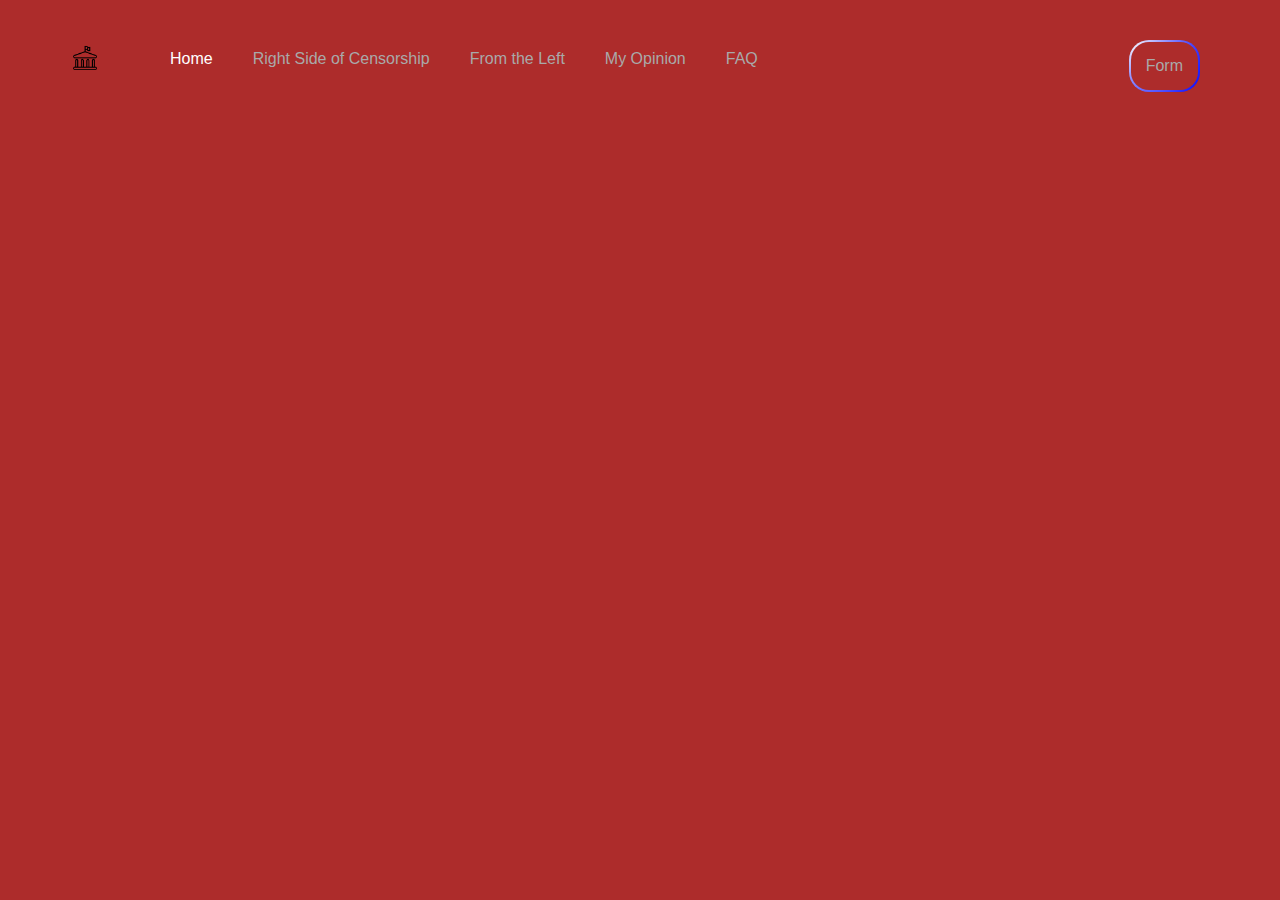
<file: index.html>
<html lang="en">
<head>
  <title>Censorship in Election</title>
  <link href = "Stylesheet.css" rel = "stylesheet">
  <link href = "https://pro.fontawesome.com/releases/v5.10.0/css/all.css" integrity = "sha384-AYmEC3Yw5cVb3ZcuHtOA93w35dYTsvhLPVnYs9eStHfGJvOvKxVfELGroGkvsg+p" crossorigin = "anonymous" rel = "stylesheet">
</head>
<body>
  <div class = "container">
    <div class = "menu">
      <ul>
        <li class = "logo"><a href = "CensorshipIn2020Election.html"><img src = "PoliSciLogo.png"></li></a>
        <li class = "active">Home</li>
        <li><a href = "RightSide.html">Right Side of Censorship</li></a>
        <li><a href = "LeftSide.html">From the Left</li></a>
        <li><a href = "MyOpinion.html">My Opinion</li></a>
        <li><a href = "FAQ.html">FAQ</li></a>
        <li><a href = "Form.html" class = "signup-button"><span>Form</span></a></li>
      </ul>
    </div>
    <br><br>
    <div class = "banner">
      <div class = "app-text">
        <h1>Censorship in United States <br> election is more complex <br> than you think.</h1>
        <p>During the the Presidential elcetion, canidates and parties do whatever <br> nessessary to win the election.
           For good or for bad, this website <br> will take a look at both sides of thge specturm and I will give my opinions.
        </p>
        <div class = "learn-more-btn">
          <div class = "learn-more-btn-inner"><a href = "https://www.youtube.com/watch?v=qgOPAebu0fM" target="_blank"><i class="fa fa-play"></i></a>
          </div>
          <small><b><a href = "https://www.youtube.com/watch?v=qgOPAebu0fM" target="_blank">LEARN MORE</b></small></a>
      </div>
      <div class = "app-picture">
        <img src = "HomepagePicture.png">
      </div>
    </div>
  </div>
</body>
</html>
</file>
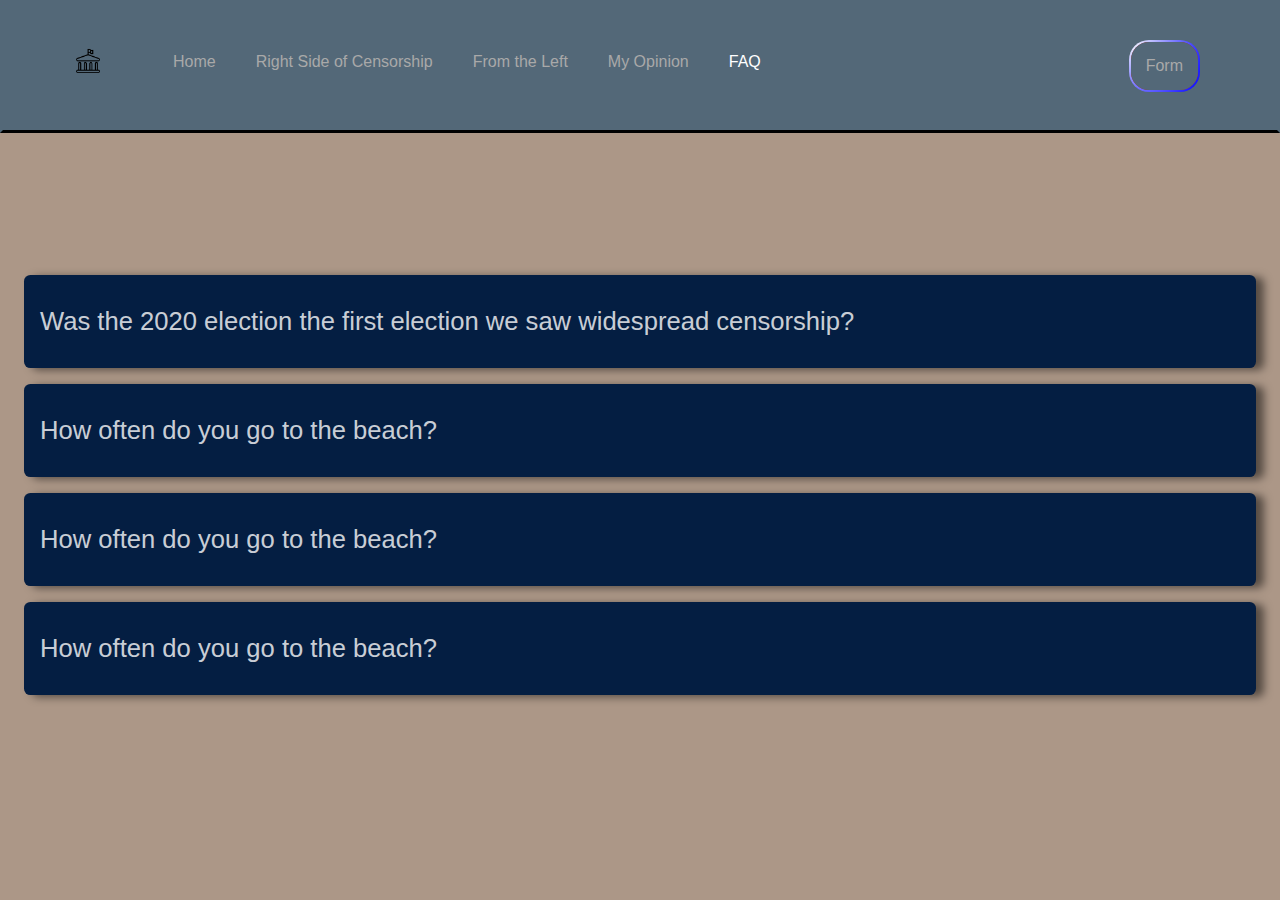
<file: FAQ.html>
<html lang ="en">
<head>
	<title>FAQ</title>
	<link href = "FAQ.css" rel = "stylesheet">
  <link href = "https://pro.fontawesome.com/releases/v5.10.0/css/all.css" integrity = "sha384-AYmEC3Yw5cVb3ZcuHtOA93w35dYTsvhLPVnYs9eStHfGJvOvKxVfELGroGkvsg+p" crossorigin = "anonymous" rel = "stylesheet">
</head>
<body>
	<div class = "menu" id = "myHeader">
      <ul>
        <li class = "logo"><a href = "CensorshipIn2020Election.html"><img src = "PoliSciLogo.png"></li></a>
        <li><a href = "CensorshipIn2020Election.html">Home</li></a>
        <li><a href = "RightSide.html">Right Side of Censorship</li></a>
        <li><a href ="LeftSide.html">From the Left</li></a>
        <li><a href = "MyOpinion.html">My Opinion</li></a>
        <li class = "active">FAQ</li>
        <li><a href = "Form.html" class = "signup-button"><span>Form</span></a></li>
      </ul>
   </div>
  <section>
    <div class = "container">
      <div class = "accordian">
        <div class = "accordian-item" id = "question1">
          <a  class ="accordian-link" href = "#question1">
            Was the 2020 election the first election we saw widespread censorship?
          </a>
          <div class = "answer">
            <p>Short answer is no. Donald Trumps 2016 election was censored. Not in the same way the 2020 election was, but the Twitter and Facebook censorship has been following Trump around for half a decade. He was the first POTUS to be censored on social media, mostly due to the fact he was the first POTUS to religiously Tweet. </p>
          </div>
        </div>

        <div class = "accordian-item" id = "question2">
          <a  class ="accordian-link" href = "#question2">
            How often do you go to the beach?
          </a>
          <div class = "answer">
            <p>DUMMMMMMMMMMMMMMMMMMMMMMMMMMMMMMY</p>
          </div>
        </div>

        <div class = "accordian-item" id = "question3">
          <a  class ="accordian-link" href = "#question3">
            How often do you go to the beach?
          </a>
          <div class = "answer">
            <p>DUMMMMMMMMMMMMMMMMMMMMMMMMMMMMMMY</p>
          </div>
        </div>

        <div class = "accordian-item" id = "question4">
          <a  class ="accordian-link" href = "#question4">
            How often do you go to the beach?
          </a>
          <div class = "answer">
            <p>DUMMMMMMMMMMMMMMMMMMMMMMMMMMMMMMY</p>
          </div>
        </div>
      </div>
    </div>
  </section>
</body>
</html>
</file>
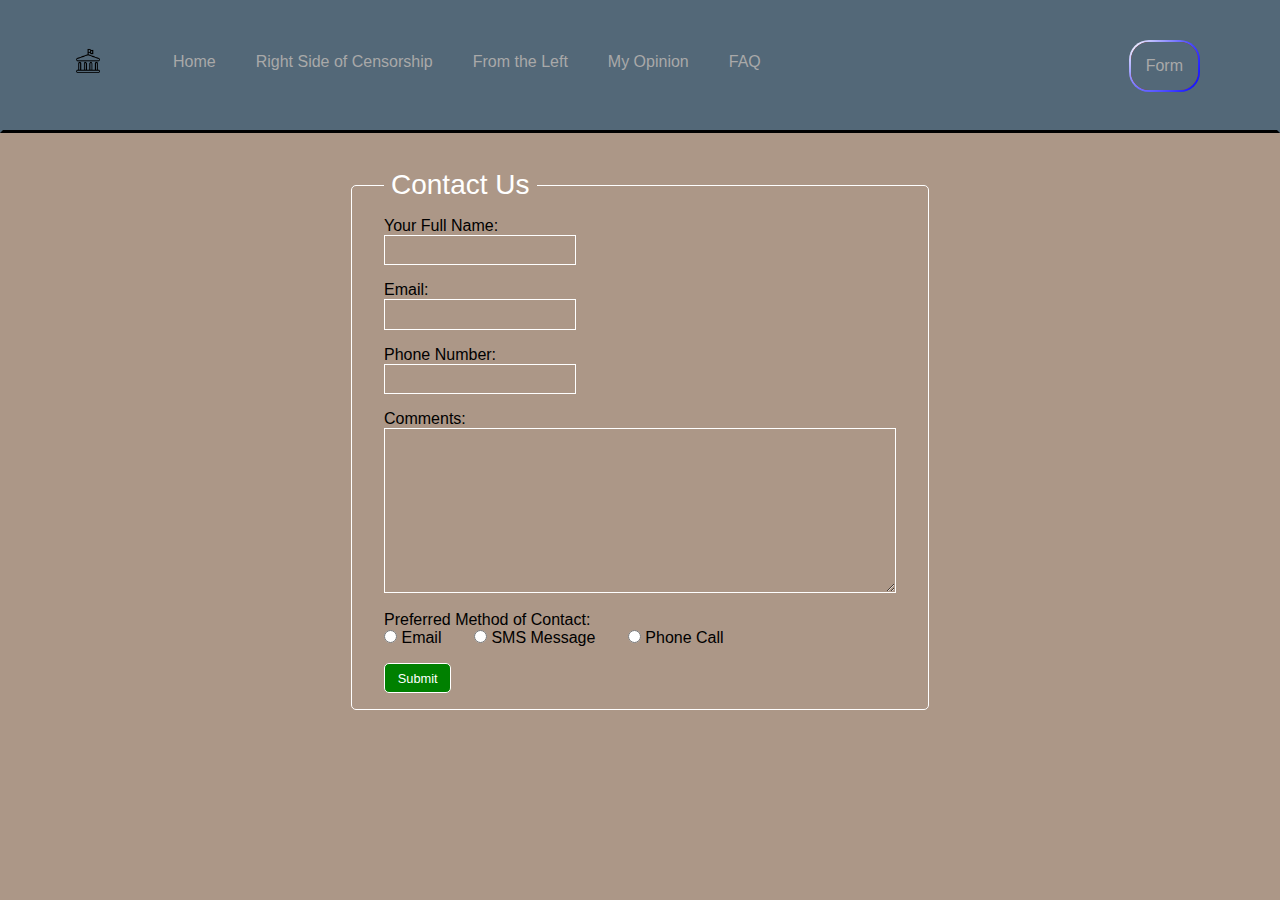
<file: Form.html>
<html lang ="en">
<head>
	<title>Contact Me</title>
	<link href = "Form.css" rel = "stylesheet">
</head>
<body>
	<div class = "menu" id = "myHeader">
      <ul>
        <li class = "logo"><a href = "CensorshipIn2020Election.html"><img src = "PoliSciLogo.png"></li></a>
        <li><a href = "CensorshipIn2020Election.html">Home</li></a>
        <li><a href = "RightSide.html">Right Side of Censorship</li></a>
        <li><a href = "LeftSide.html">From the Left</li></a>
        <li><a href = "MyOpinion.html">My Opinion</li></a>
        <li><a href = "FAQ.html">FAQ</li></a>
        <li><a href = "Form.html" class = "signup-button"><span>Form</span></a></li></span>
      </ul>
    </div>
    <br><br>
	<section>
		<form action = "https://webdevbasics.net/scripts/demo.php" method = "post">
			<fieldset>
				<legend>Contact Us</legend>

				<label for = "fName">Your Full Name: </label>
				<input type = "text" name = "fName" id = "fName">

				<label for = "email">Email: </label>
				<input type = "text" name = "email" id = "email">

				<label for = "phone">Phone Number: </label>
				<input type = "text" name = "phone" id = "phone">

				<label for = "comments">Comments: </label>
				<textarea name = "fName" id = "fName"></textarea>
				<br><br>

				<div class = "checks">
					<p>Preferred Method of Contact:</p>

					<input type = "radio" name = "methodOfContact" id = "contactEmail" value = "email">
					<label for = "contactEmail">Email</label>

					<input type = "radio" name = "methodOfContact" id = "contactSMS" value = "SMS">
					<label for = "SMS">SMS Message</label>

					<input type = "radio" name = "methodOfContact" id = "contactPhone" value = "phone">
					<label for = "contactPhone">Phone Call</label>
				</div>

				<input type = "submit" id = "submit" value = "Submit">
			</fieldset>
	</section>

<script>
window.onscroll = function() {myFunction()};

var header = document.getElementById("myHeader");
var sticky = header.offsetTop;

function myFunction() {
  if (window.pageYOffset > sticky) {
    header.classList.add("sticky");
  } else {
    header.classList.remove("sticky");
  }
}
</script>

</body>
</html>
</file>
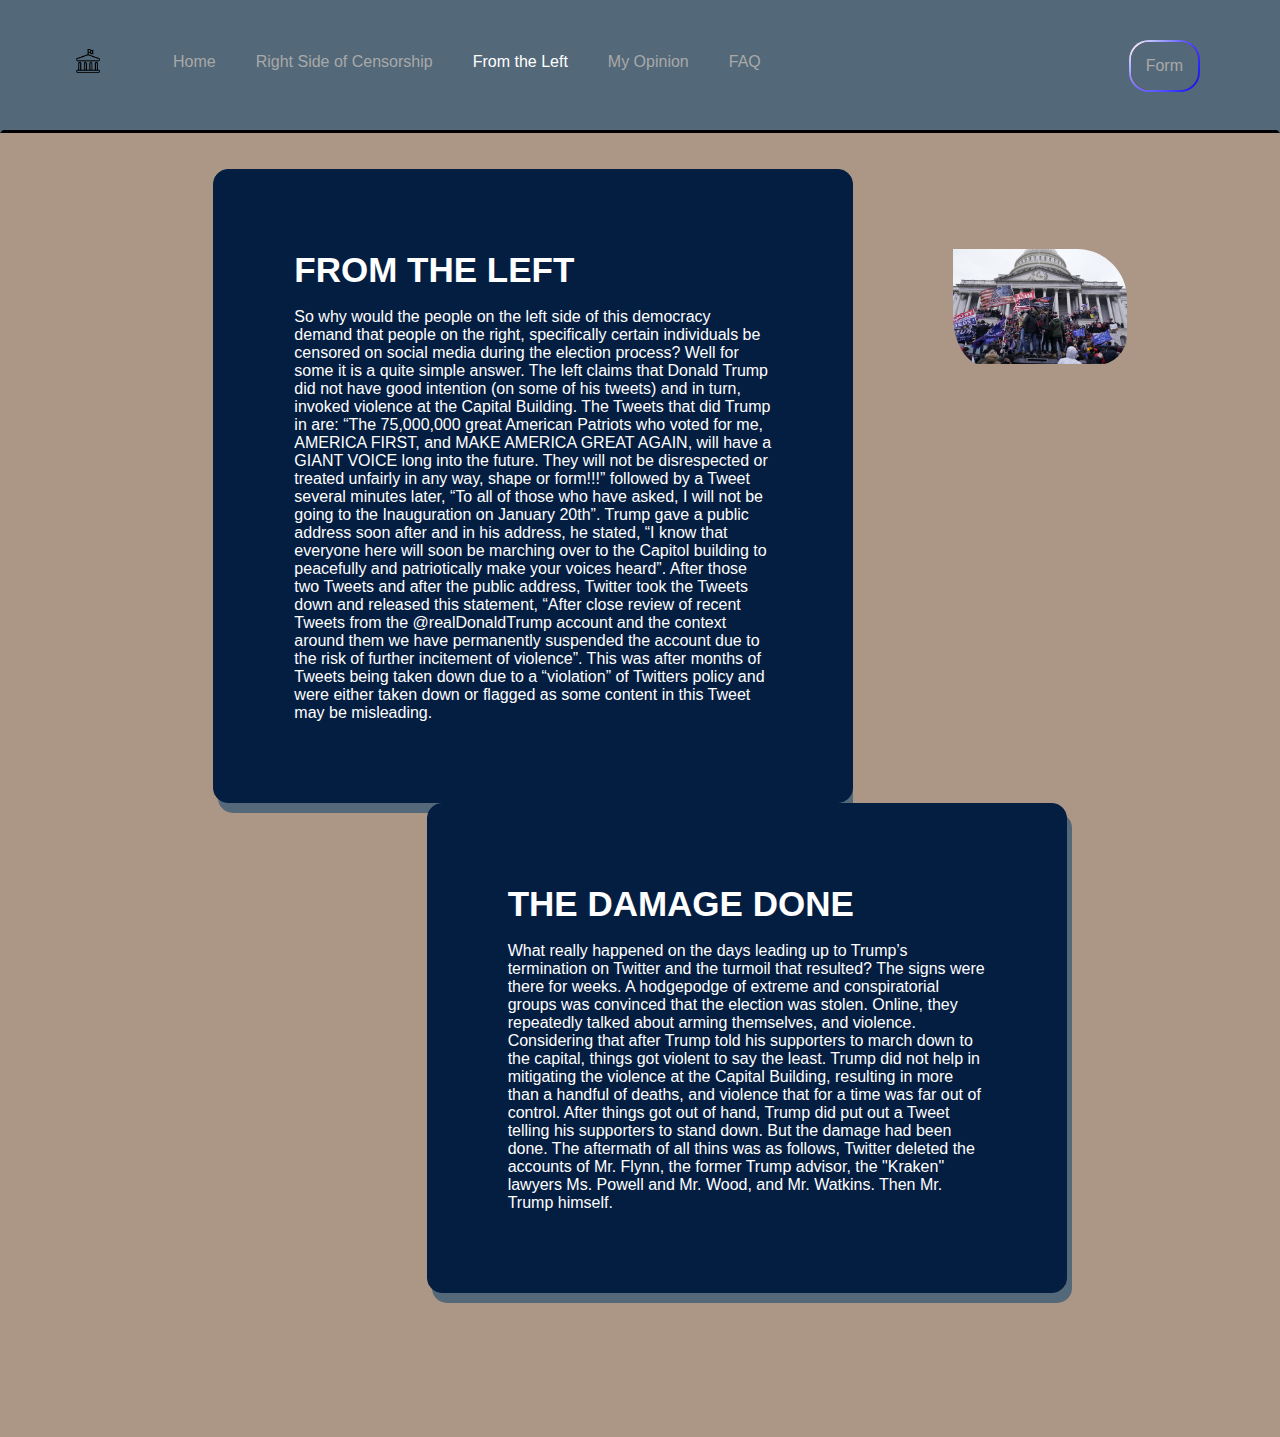
<file: LeftSide.html>
<html lang ="en">
<head>
	<title>Left Side Facts</title>
	<link href = "LeftSide.css" rel = "stylesheet">
</head>
<body>
	<div class = "menu" id = "myHeader">
      <ul>
        <li class = "logo"><a href = "CensorshipIn2020Election.html"><img src = "PoliSciLogo.png"></li></a>
        <li><a href = "CensorshipIn2020Election.html">Home</li></a>
        <li><a href = "RightSide.html">Right Side of Censorship</li></a>
        <li  class = "active">From the Left</li>
        <li><a href = "MyOpnion.html">My Opinion</li></a>
        <li><a href = "FAQ.html">FAQ</li></a>
        <li><a href = "Form.html" class = "signup-button"><span>Form</span></a></li>
      </ul>
    </div>
    <br><br>
	<div class = "container">
		<div class = "box1">
			<h1>FROM THE LEFT</h1><br>
			<p>So why would the people on the left side of this democracy demand that people on the right, specifically certain individuals be censored on social media during the election process? Well for some it is a quite simple answer. The left claims that Donald Trump did not have good intention (on some of his tweets) and in turn, invoked violence at the Capital Building. The Tweets that did Trump in are: “The 75,000,000 great American Patriots who voted for me, AMERICA FIRST, and MAKE AMERICA GREAT AGAIN, will have a GIANT VOICE long into the future. They will not be disrespected or treated unfairly in any way, shape or form!!!” followed by a Tweet several minutes later, “To all of those who have asked, I will not be going to the Inauguration on January 20th”. Trump gave a public address soon after and in his address, he stated, “I know that everyone here will soon be marching over to the Capitol building to peacefully and patriotically make your voices heard”. After those two Tweets and after the public address, Twitter took the Tweets down and released this statement, “After close review of recent Tweets from the @realDonaldTrump account and the context around them we have permanently suspended the account due to the risk of further incitement of violence”. This was after months of Tweets being taken down due to a “violation” of Twitters policy and were either taken down or flagged as some content in this Tweet may be misleading. 
			</p>
		</div>
		<div class = "box2">
			<h1>THE DAMAGE DONE</h1><br>
			<p>What really happened on the days leading up to Trump’s termination on Twitter and the turmoil that resulted? The signs were there for weeks. A hodgepodge of extreme and conspiratorial groups was convinced that the election was stolen. Online, they repeatedly talked about arming themselves, and violence. Considering that after Trump told his supporters to march down to the capital, things got violent to say the least. Trump did not help in mitigating the violence at the Capital Building, resulting in more than a handful of deaths, and violence that for a time was far out of control. After things got out of hand, Trump did put out a Tweet telling his supporters to stand down. But the damage had been done. The aftermath of all thins was as follows, Twitter deleted the accounts of Mr. Flynn, the former Trump advisor, the "Kraken" lawyers Ms. Powell and Mr. Wood, and Mr. Watkins. Then Mr. Trump himself. 
			</p>
		</div>
		<div class = "pic1">
			<img src = "capital.jpg">
		</div>
	</div>

<script>
window.onscroll = function() {myFunction()};

var header = document.getElementById("myHeader");
var sticky = header.offsetTop;

function myFunction() {
  if (window.pageYOffset > sticky) {
    header.classList.add("sticky");
  } else {
    header.classList.remove("sticky");
  }
}
</script>

</body>
</html>
</file>
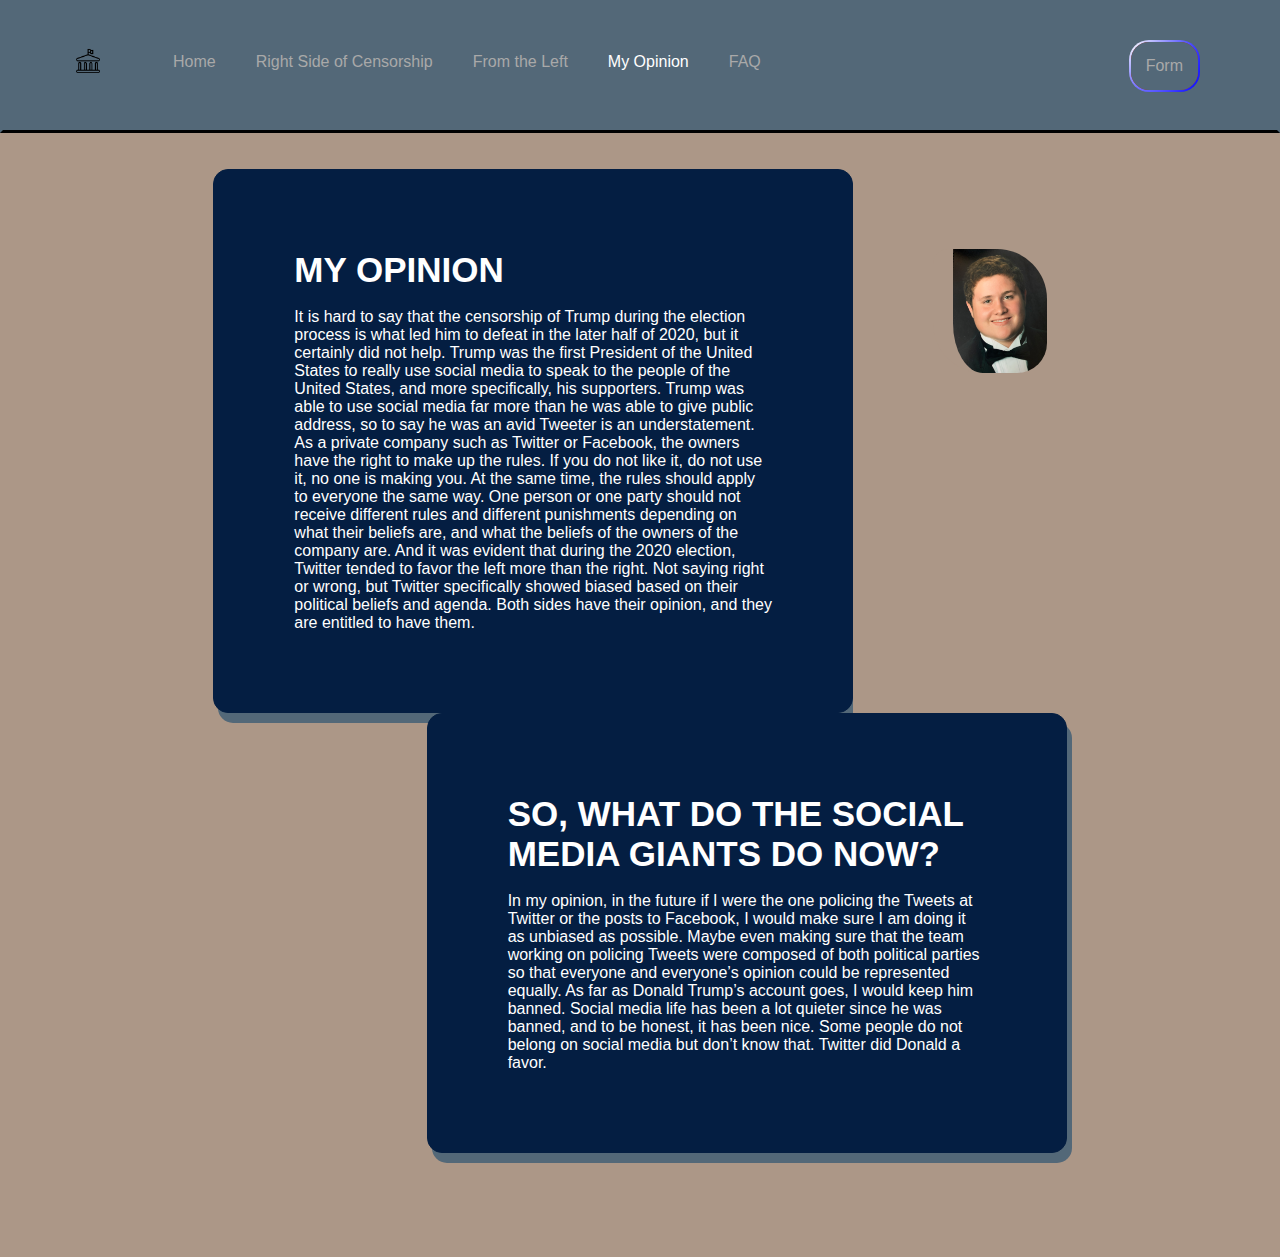
<file: MyOpnion.html>
<html lang ="en">
<head>
	<title>My Opinion</title>
	<link href = "MyOpinion.css" rel = "stylesheet">
</head>
<body>
	<div class = "menu" id = "myHeader">
      <ul>
        <li class = "logo"><a href = "CensorshipIn2020Election.html"><img src = "PoliSciLogo.png"></li></a>
        <li><a href = "CensorshipIn2020Election.html">Home</li></a>
        <li><a href = "RightSide.html">Right Side of Censorship</li></a>
        <li><a href = "LeftSide.html">From the Left</li></a>
        <li class = "active">My Opinion</li>
        <li><a href = "FAQ.html">FAQ</li></a>
        <li><a href = "Form.html" class = "signup-button"><span>Form</span></a></li>
      </ul>
    </div>
    <br><br>
	<div class = "container">
		<div class = "box1">
			<h1>MY OPINION</h1><br>
			<p>It is hard to say that the censorship of Trump during the election process is what led him to defeat in the later half of 2020, but it certainly did not help. Trump was the first President of the United States to really use social media to speak to the people of the United States, and more specifically, his supporters. Trump was able to use social media far more than he was able to give public address, so to say he was an avid Tweeter is an understatement. As a private company such as Twitter or Facebook, the owners have the right to make up the rules. If you do not like it, do not use it, no one is making you. At the same time, the rules should apply to everyone the same way. One person or one party should not receive different rules and different punishments depending on what their beliefs are, and what the beliefs of the owners of the company are. And it was evident that during the 2020 election, Twitter tended to favor the left more than the right. Not saying right or wrong, but Twitter specifically showed biased based on their political beliefs and agenda. Both sides have their opinion, and they are entitled to have them. 
			</p>
		</div>
		<div class = "box2">
			<h1>SO, WHAT DO THE SOCIAL MEDIA GIANTS DO NOW?</h1><br>
			<p>In my opinion, in the future if I were the one policing the Tweets at Twitter or the posts to Facebook, I would make sure I am doing it as unbiased as possible. Maybe even making sure that the team working on policing Tweets were composed of both political parties so that everyone and everyone’s opinion could be represented equally. As far as Donald Trump’s account goes, I would keep him banned. Social media life has been a lot quieter since he was banned, and to be honest, it has been nice. Some people do not belong on social media but don’t know that. Twitter did Donald a favor. 
			</p>
		</div>
		<div class = "pic1">
			<img src = "allme.jpg">
		</div>
	</div>

<script>
window.onscroll = function() {myFunction()};

var header = document.getElementById("myHeader");
var sticky = header.offsetTop;

function myFunction() {
  if (window.pageYOffset > sticky) {
    header.classList.add("sticky");
  } else {
    header.classList.remove("sticky");
  }
}
</script>

</body>
</html>
</file>
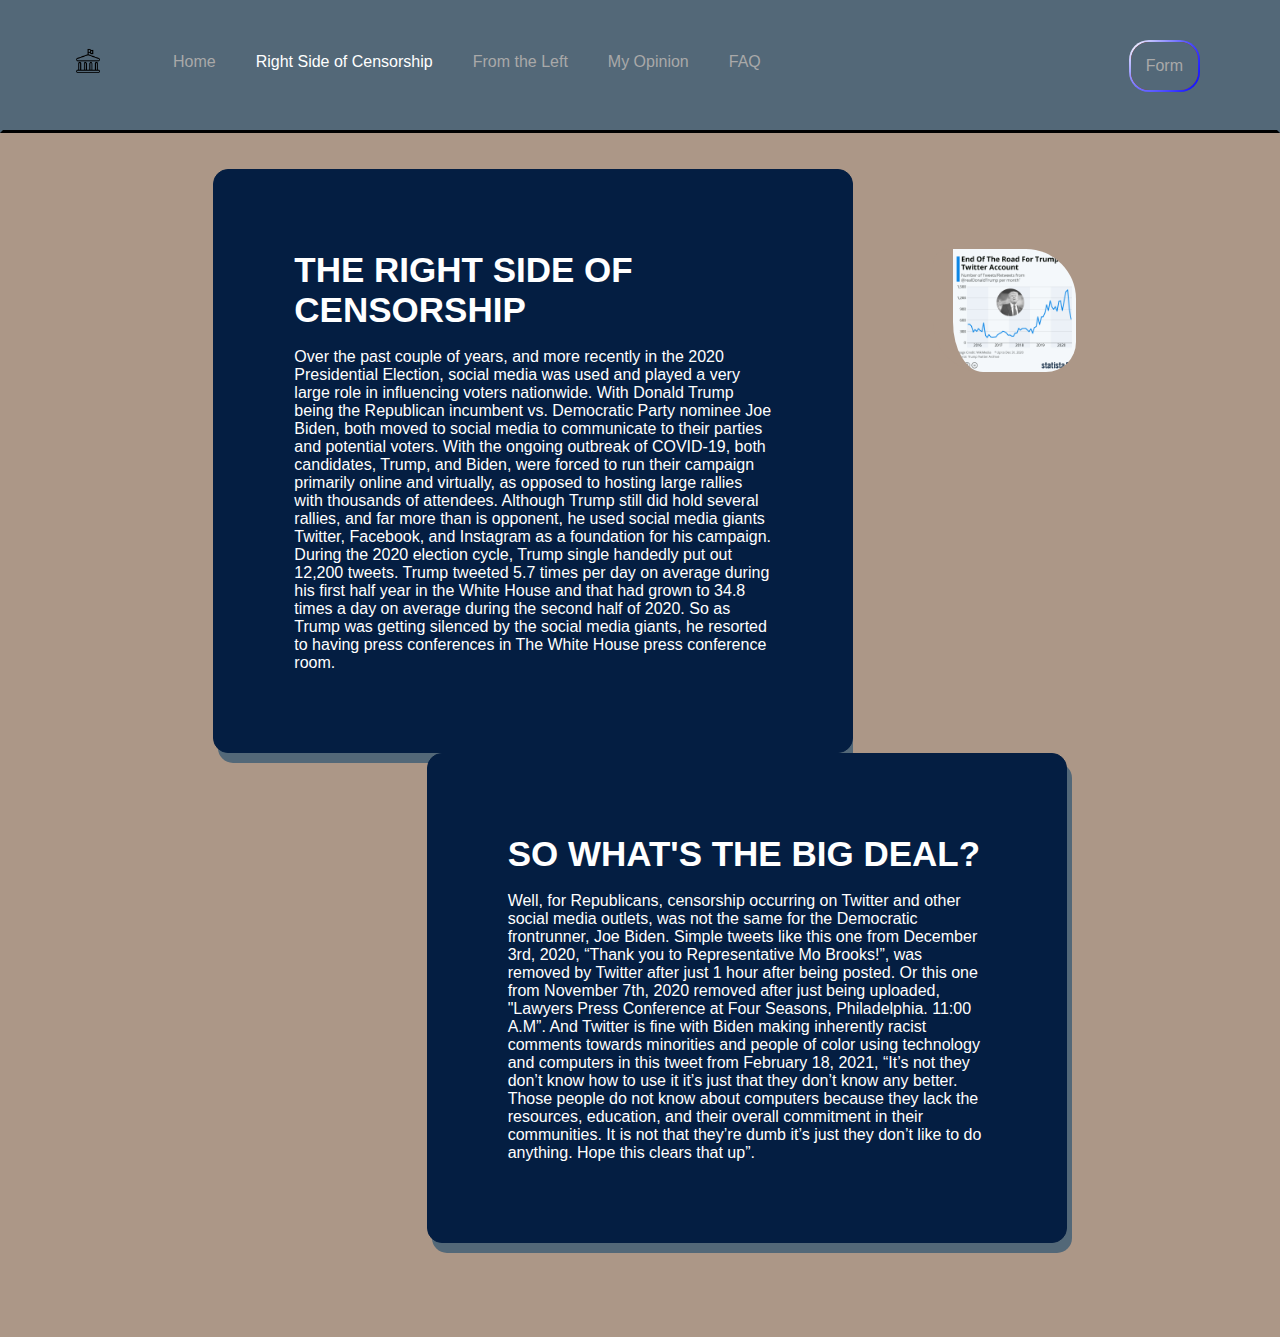
<file: RightSide.html>
<html lang ="en">
<head>
	<title>Right Side Facts</title>
	<link href = "RightSide.css" rel = "stylesheet">
</head>
<body>
	<div class = "menu" id = "myHeader">
      <ul>
        <li class = "logo"><a href = "CensorshipIn2020Election.html"><img src = "PoliSciLogo.png"></li></a> 
        <li><a href = "CensorshipIn2020Election.html">Home</li></a>
        <li class = "active">Right Side of Censorship</li>
        <li><a href = "LeftSide.html">From the Left</li></a>
        <li><a href = "MyOpinion">My Opinion</li></a>
        <li><a href = "FAQ.html">FAQ</li></a>
        <li><a href = "Form.html" class = "signup-button"><span>Form</span></a></li>
      </ul>
    </div>
    <br><br>
	<div class = "container">
		<div class = "box1">
			<h1>THE RIGHT SIDE OF CENSORSHIP</h1><br>
			<p>Over the past couple of years, and more recently in the 2020 Presidential Election, social media was used and played a very large role in influencing voters nationwide. With Donald Trump being the Republican incumbent vs. Democratic Party nominee Joe Biden, both moved to social media to communicate to their parties and potential voters. With the ongoing outbreak of COVID-19, both candidates, Trump, and Biden, were forced to run their campaign primarily online and virtually, as opposed to hosting large rallies with thousands of attendees. Although Trump still did hold several rallies, and far more than is opponent, he used social media giants Twitter, Facebook, and Instagram as a foundation for his campaign. During the 2020 election cycle, Trump single handedly put out 12,200 tweets.  Trump tweeted 5.7 times per day on average during his first half year in the White House and that had grown to 34.8 times a day on average during the second half of 2020. So as Trump was getting silenced by the social media giants, he resorted to having press conferences in The White House press conference room. 
			</p>
		</div>
		<div class = "box2">
			<h1>SO WHAT'S THE BIG DEAL?</h1><br>
			<p>Well, for Republicans, censorship occurring on Twitter and other social media outlets, was not the same for the Democratic frontrunner, Joe Biden. Simple tweets like this one from December 3rd, 2020, “Thank you to Representative Mo Brooks!”, was removed by Twitter after just 1 hour after being posted. Or this one from November 7th, 2020 removed after just being uploaded, "Lawyers Press Conference at Four Seasons, Philadelphia. 11:00 A.M”. And Twitter is fine with Biden making inherently racist comments towards minorities and people of color using technology and computers in this tweet from February 18, 2021, “It’s not they don’t know how to use it it’s just that they don’t know any better. Those people do not know about computers because they lack the resources, education, and their overall commitment in their communities. It is not that they’re dumb it’s just they don’t like to do anything. Hope this clears that up”.  
			</p>
		</div>
		<div class = "pic1">
			<img src = "TrumpTweets.jpeg">
		</div>
	</div>

<script>
window.onscroll = function() {myFunction()};

var header = document.getElementById("myHeader");
var sticky = header.offsetTop;

function myFunction() {
  if (window.pageYOffset > sticky) {
    header.classList.add("sticky");
  } else {
    header.classList.remove("sticky");
  }
}
</script>

</body>
</html>
</file>
<file: Stylesheet.css>
*{
  margin: 0;
  padding: 0;
  font-family: sans-serif;
}

.container{
  height: 100%;
  width: 100%;
  background-color: #AD2C2B;
}

.menu ul{
  display: inline-flex;
  margin: 50px;
}

.menu ul li{
  list-style: none;
  margin: 0 20px;
  color:  #A9A9A9;
  cursor: pointer;
}

.menu ul li a{
  text-decoration: none;
  color:   #A9A9A9;
  background-color:#AD2C2B;
}

.logo img{
  width: 30px;
  margin-top: -7px;
  margin-right: 30px;
}

.active{
  color: white !important;
}

.signup-button{
  top: 40px;
  right: 80px;
  position: absolute;
  text-decoration: none;
  color: white;
  border: 2px solid transparent;
  border-radius: 20px;
  background-image: linear-gradient(#AD2C2B,#AD2C2B), radial-gradient(circle at top left, white, blue);
  background-origin: border-box;
  background-clip: content-box, border-box;
}

.signup-button span{
  display: block;
  padding: 15px;
}

.banner{
  width: 80%;
  height: 70%;
  top: 25%;
  left: 130px;
  position: absolute;
  color: white;
  perspective: 100%;
  overflow-y: hidden;
}

.app-text{
  width: 50%;
  float: left;
  opacity: 0;
  animation: moveBanner 1s .5s forwards;
}

.app-text h1{
  font-size: 43px;
  width: 640px;
  position: relative;
  margin-left: 40px;
  opacity: 0;
  animation: moveBanner 1s .7s forwards;
}

.app-text p{
  width: 650px;
  font-size: 15px;
  margin: 30px 0 30px 40px;
  line-height: 25px;
  color: #A9A9A9;
  opacity: 0;
  animation: moveBanner 1s forwards;
}

.app-picture{
  width: 50%;
  float: right;
  opacity: 0;
  animation: moveBanner 1s forwards;
}

.app-picture img {
  width: 120%;
  margin-top: -250;
  padding-left: 500px;
  opacity: 0;
  animation: moveBanner 1s forwards;
}

.learn-more-btn{
  margin-left: 40px;
  display: inline-flex;
  opacity: 0;
  animation: moveBanner 1s .9s forwards;
}

.learn-more-btn-inner{
  height: 50px;
  width: 50px;
  border: 2px solid transparent;
  border-radius: 50%;
  background-image: linear-gradient(#AD2C2B,#AD2C2B), radial-gradient(circle at top left, white, blue);
  background-origin: border-box;
  background-clip: content-box, border-box;
  text-align: center;
  opacity: 0;
  animation: moveBanner 1s .9s forwards;
}

.learn-more-btn a{
  text-decoration: none;
  color: #FFFFFF;
}

.learn-more-btn-inner .fa{
  padding: 18px;
  font-size: 13px;
  cursor: pointer;
  opacity: 0;
  animation: moveBanner 1s .9s forwards;
}

small{
  margin: auto 20px;
  cursor: pointer;
  font-size: 12px;
  color: #041E42;
  letter-spacing: 3px;
  opacity: 0;
  animation: moveBanner 1s .9s forwards;
}

@keyframes moveBanner{
  0%{
    transform: translateY(40%) rotateY(-20deg);
  }
  100%{
    transform: translateY(0) rotateY(0);
    opacity: 1;
}
</file>
<file: FAQ.css>
*,
*::before,
*::after{
  margin: 0;
  padding: 0;
  font-family: sans-serif;
  background-color: #AC9787;
  box-sizing: inherit;
}

html{
  box-sizing: border-box;
}

.sticky {
  position: fixed;
  top: 0;
  width: 100%;
}

.sticky + .content {
  padding-top: 200px; 
}

.menu{
	background-color: #536878;
	border-style: solid;
	border-top-color: #536878;
	border-left-color: #536878;
	border-right-color: #536878;
}

.menu ul{
  display: inline-flex;
  margin: 50px;
  background-color: #536878;
}

.menu ul li{
  list-style: none;
  margin: 0 20px;
  color:  #A9A9A9;
  cursor: pointer;
  background-color: #536878;
}

.menu ul li a{
  text-decoration: none;
  color:   #A9A9A9;
  background-color: #536878;
}

.logo img{
  width: 30px;
  margin-top: -7px;
  margin-right: 30px;
  background-color: #536878;

}

.active{
  color: white !important;
}

.signup-button{
  top: 40px;
  right: 80px;
  position: absolute;
  text-decoration: none;
  color: white;
  border: 2px solid transparent;
  border-radius: 20px;
  background-image: linear-gradient(#AD2C2B,#AD2C2B), radial-gradient(circle at top left, white, blue);
  background-origin: border-box;
  background-clip: content-box, border-box;
  background-color: #536878;
  overflow: hidden;
}

.signup-button span{
  display: block;
  padding: 15px;
  background-color: #536878;
}

section{
  width: 100%;
  height: 80vh;
  display: flex;
  align-items: center;
  justify-content: center;
}

.container{
  width: 100%;
  max-width: 80rem;
  margin: 0 auto;
  padding: 0 1.5rem;
}

.accordian-item{
  background-color: #041E42;
  border-radius: .4rem;
  margin-bottom: 1rem;
  padding: 1rem;
  box-shadow: .5rem 2px .5rem rgba(0,0,0,.5);
}

.accordian-link{
  font-size: 1.6rem;
  color: rgba(255,255,255,.8);
  text-decoration: none;
  background-color: #041E42;
  width: 100%;
  display: flex;
  align-items: center;
  justify-content: space-between;
  padding: 1rem 0;
}

.accordian-link i{
  color: white;
  padding: .5rem;
}

.answer{
  max-height: 0;
  overflow: hidden;
  position: relative;
  transition: max-height 650ms;
}

.answer::before{
  content: "";
  position: absolute;
  width: .6rem;
  height: 90%;
  background-color: #AC9787;
  top: 50%;
  left: 0;
  transform: translateY(-50%);
}

.answer p{
  font-size: 1.4rem;
  color: rgba(255,255,255,.8);
  padding: 3rem;
  background-color: #536878; 

}

.accordian-item:target .answer{
  max-height: 20rem;
}
</file>
<file: Form.css>
*{
  margin: 0;
  padding: 0;
  font-family: sans-serif;
  background-color: #AC9787;
}

.sticky {
  position: fixed;
  top: 0;
  width: 100%;
}

.sticky + .content {
  padding-top: 200px; 
}

.menu{
	background-color: #536878;
	border-style: solid;
	border-top-color: #536878;
	border-left-color: #536878;
	border-right-color: #536878;
}

.menu ul{
  display: inline-flex;
  margin: 50px;
  background-color: #536878;
}

.menu ul li{
  list-style: none;
  margin: 0 20px;
  color:  #A9A9A9;
  cursor: pointer;
  background-color: #536878;
}

.menu ul li a{
  text-decoration: none;
  color:   #A9A9A9;
  background-color: #536878;
}

.logo img{
  width: 30px;
  margin-top: -7px;
  margin-right: 30px;
  background-color: #536878;

}

.active{
  color: white !important;
}

.signup-button{
  top: 40px;
  right: 80px;
  position: absolute;
  text-decoration: none;
  color: white;
  border: 2px solid transparent;
  border-radius: 20px;
  background-image: linear-gradient(#AD2C2B,#AD2C2B), radial-gradient(circle at top left, white, blue);
  background-origin: border-box;
  background-clip: content-box, border-box;
  background-color: #536878;
  overflow: hidden;
}

.signup-button span{
  display: block;
  padding: 15px;
  background-color: #536878;
}

fieldset{
  margin: 2em 0;
  padding: 1em 2em;
  border: solid 1px #FFF;
  border-radius: 5px;
  min-width: 20em;
}

legend{
  font-size: 1.25em;
  padding: 0 .25em;
  color: #FFF;
}

label{
  display: block;
  margin-top: 1em;
}

.checks label{
  margin-top: 0;
}

label:first-of-type{
  margin-top: 0em;
}

input{
  padding: .5em;
  border: solid 1px #FFF;
}

textarea{
  min-height: 8em;
  min-width: 100%;
  padding: 5em;
  border: solid 1px #FFF;
}

.checks{
  margin-bottom: 1em;
}

.checks p{
  margin-bottom: 0;
}

input[type = "radio"] + label{
  display: inline-block;
  padding-top: 0;
  margin-top: 0;
}

input[type = "radio"]{
  margin-left: 1.5em;
  margin-right: 0;
}

input[type = "radio"]:first-of-type{
  margin-left: 0;
}

input[type = "submit"]{
  padding: .5em 1em;
  border-radius: 5px;
  background-color: green;
  color: #FFF;
  font-size: .8em;
}

@media screen and (min-width: 43em){
  legend{
    font-size: 1.75em;
  }

  fieldset{
    width: 40%;
    min-width: 32em;
    margin: auto;
  }

  .checks label{
    display: inline-block;
    padding-top: .5em;
    margin-top: 0;
    margin-right: .5em;
  }
}
</file>
<file: LeftSide.css>
*{
  margin: 0;
  padding: 0;
  font-family: sans-serif;
  background-color: #AC9787;
}

.sticky {
  position: fixed;
  top: 0;
  width: 100%;
}

.sticky + .content {
  padding-top: 200px; 
}

.menu{
	background-color: #536878;
	border-style: solid;
	border-top-color: #536878;
	border-left-color: #536878;
	border-right-color: #536878;
}

.menu ul{
  display: inline-flex;
  margin: 50px;
  background-color: #536878;
}

.menu ul li{
  list-style: none;
  margin: 0 20px;
  color:  #A9A9A9;
  cursor: pointer;
  background-color: #536878;
}

.menu ul li a{
  text-decoration: none;
  color:   #A9A9A9;
  background-color: #536878;
}

.logo img{
  width: 30px;
  margin-top: -7px;
  margin-right: 30px;
  background-color: #536878;

}

.active{
  color: white !important;
}

.signup-button{
  top: 40px;
  right: 80px;
  position: absolute;
  text-decoration: none;
  color: white;
  border: 2px solid transparent;
  border-radius: 20px;
  background-image: linear-gradient(#AD2C2B,#AD2C2B), radial-gradient(circle at top left, white, blue);
  background-origin: border-box;
  background-clip: content-box, border-box;
  background-color: #536878;
  overflow: hidden;
}

.signup-button span{
  display: block;
  padding: 15px;
  background-color: #536878;
}

.container{
  display: grid;
  grid-template-columns: repeat(6, 1fr);
  grid-template-rows: repeat(2, 1fr);
  grid-column-gap: 0px;
  grid-row-gap: 0px;
}

.container div{
	padding: 5em;
}

.box1{
	padding-right: 20px;
	height: fit-content;
	background-color: #041E42;
	border: 1px solid #041E42;
	border-radius: 15px;
	box-shadow: 5px 10px #536878;
	color: white;
	grid-area: 1 / 2 / 2 / 5;
}

.box1 h1{
	font-size: 35px;
	background-color: #041E42;
}

.box1 p{
	background-color: #041E42;
}

.box2{
	background-color: #041E42;
	border: 1px solid #041E42;
	border-radius: 15px;
	box-shadow: 5px 10px #536878;
	color: white;
	grid-area: 2 / 3 / 3 / 6;
	height: fit-content;
}

.box2 h1{
	font-size: 35px;
	background-color: #041E42;
}

.box2 p{
	background-color: #041E42;
}

.pic1{
	grid-area: 1 / 5 / 2 / 6;
}

.pic1 img{
	padding-left: 20px;
	border-radius: 15px 50px 30px;
	max-width: 325%;
	max-height: 270%;
	object-fit: contain;
	overflow: hidden;
}
</file>
<file: MyOpinion.css>
*{
  margin: 0;
  padding: 0;
  font-family: sans-serif;
  background-color: #AC9787;
}

.sticky {
  position: fixed;
  top: 0;
  width: 100%;
}

.sticky + .content {
  padding-top: 200px; 
}

.menu{
	background-color: #536878;
	border-style: solid;
	border-top-color: #536878;
	border-left-color: #536878;
	border-right-color: #536878;
}

.menu ul{
  display: inline-flex;
  margin: 50px;
  background-color: #536878;
}

.menu ul li{
  list-style: none;
  margin: 0 20px;
  color:  #A9A9A9;
  cursor: pointer;
  background-color: #536878;
}

.menu ul li a{
  text-decoration: none;
  color:   #A9A9A9;
  background-color: #536878;
}

.logo img{
  width: 30px;
  margin-top: -7px;
  margin-right: 30px;
  background-color: #536878;

}

.active{
  color: white !important;
}

.signup-button{
  top: 40px;
  right: 80px;
  position: absolute;
  text-decoration: none;
  color: white;
  border: 2px solid transparent;
  border-radius: 20px;
  background-image: linear-gradient(#AD2C2B,#AD2C2B), radial-gradient(circle at top left, white, blue);
  background-origin: border-box;
  background-clip: content-box, border-box;
  background-color: #536878;
  overflow: hidden;
}

.signup-button span{
  display: block;
  padding: 15px;
  background-color: #536878;
}

.container{
  display: grid;
  grid-template-columns: repeat(6, 1fr);
  grid-template-rows: repeat(2, 1fr);
  grid-column-gap: 0px;
  grid-row-gap: 0px;
}

.container div{
	padding: 5em;
}

.box1{
	padding-right: 20px;
	height: fit-content;
	background-color: #041E42;
	border: 1px solid #041E42;
	border-radius: 15px;
	box-shadow: 5px 10px #536878;
	color: white;
	grid-area: 1 / 2 / 2 / 5;
}

.box1 h1{
	font-size: 35px;
	background-color: #041E42;
}

.box1 p{
	background-color: #041E42;
}

.box2{
	background-color: #041E42;
	border: 1px solid #041E42;
	border-radius: 15px;
	box-shadow: 5px 10px #536878;
	color: white;
	grid-area: 2 / 3 / 3 / 6;
	height: fit-content;
}

.box2 h1{
	font-size: 35px;
	background-color: #041E42;
}

.box2 p{
	background-color: #041E42;
}

.pic1{
	grid-area: 1 / 5 / 2 / 6;
}

.pic1 img{
	padding-left: 20px;
	border-radius: 15px 50px 30px;
	max-width: 175%;
	max-height: 175%;
	object-fit: contain;
	overflow: hidden;
}
</file>
<file: RightSide.css>
*{
  margin: 0;
  padding: 0;
  font-family: sans-serif;
  background-color: #AC9787;
}

.sticky {
  position: fixed;
  top: 0;
  width: 100%;
}

.sticky + .content {
  padding-top: 200px; 
}

.menu{
	background-color: #536878;
	border-style: solid;
	border-top-color: #536878;
	border-left-color: #536878;
	border-right-color: #536878;
}

.menu ul{
  display: inline-flex;
  margin: 50px;
  background-color: #536878;
}

.menu ul li{
  list-style: none;
  margin: 0 20px;
  color:  #A9A9A9;
  cursor: pointer;
  background-color: #536878;
}

.menu ul li a{
  text-decoration: none;
  color:   #A9A9A9;
  background-color: #536878;
}

.logo img{
  width: 30px;
  margin-top: -7px;
  margin-right: 30px;
  background-color: #536878;

}

.active{
  color: white !important;
}

.signup-button{
  top: 40px;
  right: 80px;
  position: absolute;
  text-decoration: none;
  color: white;
  border: 2px solid transparent;
  border-radius: 20px;
  background-image: linear-gradient(#AD2C2B,#AD2C2B), radial-gradient(circle at top left, white, blue);
  background-origin: border-box;
  background-clip: content-box, border-box;
  background-color: #536878;
  overflow: hidden;
}

.signup-button span{
  display: block;
  padding: 15px;
  background-color: #536878;
}

.container{
  display: grid;
  grid-template-columns: repeat(6, 1fr);
  grid-template-rows: repeat(2, 1fr);
  grid-column-gap: 0px;
  grid-row-gap: 0px;
}

.container div{
	padding: 5em;
}

.box1{
	padding-right: 20px;
	height: fit-content;
	background-color: #041E42;
	border: 1px solid #041E42;
	border-radius: 15px;
	box-shadow: 5px 10px #536878;
	color: white;
	grid-area: 1 / 2 / 2 / 5;
}

.box1 h1{
	font-size: 35px;
	background-color: #041E42;
}

.box1 p{
	background-color: #041E42;
}

.box2{
	background-color: #041E42;
	border: 1px solid #041E42;
	border-radius: 15px;
	box-shadow: 5px 10px #536878;
	color: white;
	grid-area: 2 / 3 / 3 / 6;
	height: fit-content;
}

.box2 h1{
	font-size: 35px;
	background-color: #041E42;
}

.box2 p{
	background-color: #041E42;
}

.pic1{
	grid-area: 1 / 5 / 2 / 6;
}

.pic1 img{
	padding-left: 20px;
	border-radius: 15px 50px 30px;
	max-width: 230%;
	max-height: 230%;
	object-fit: contain;
	overflow: hidden;
}
</file>
